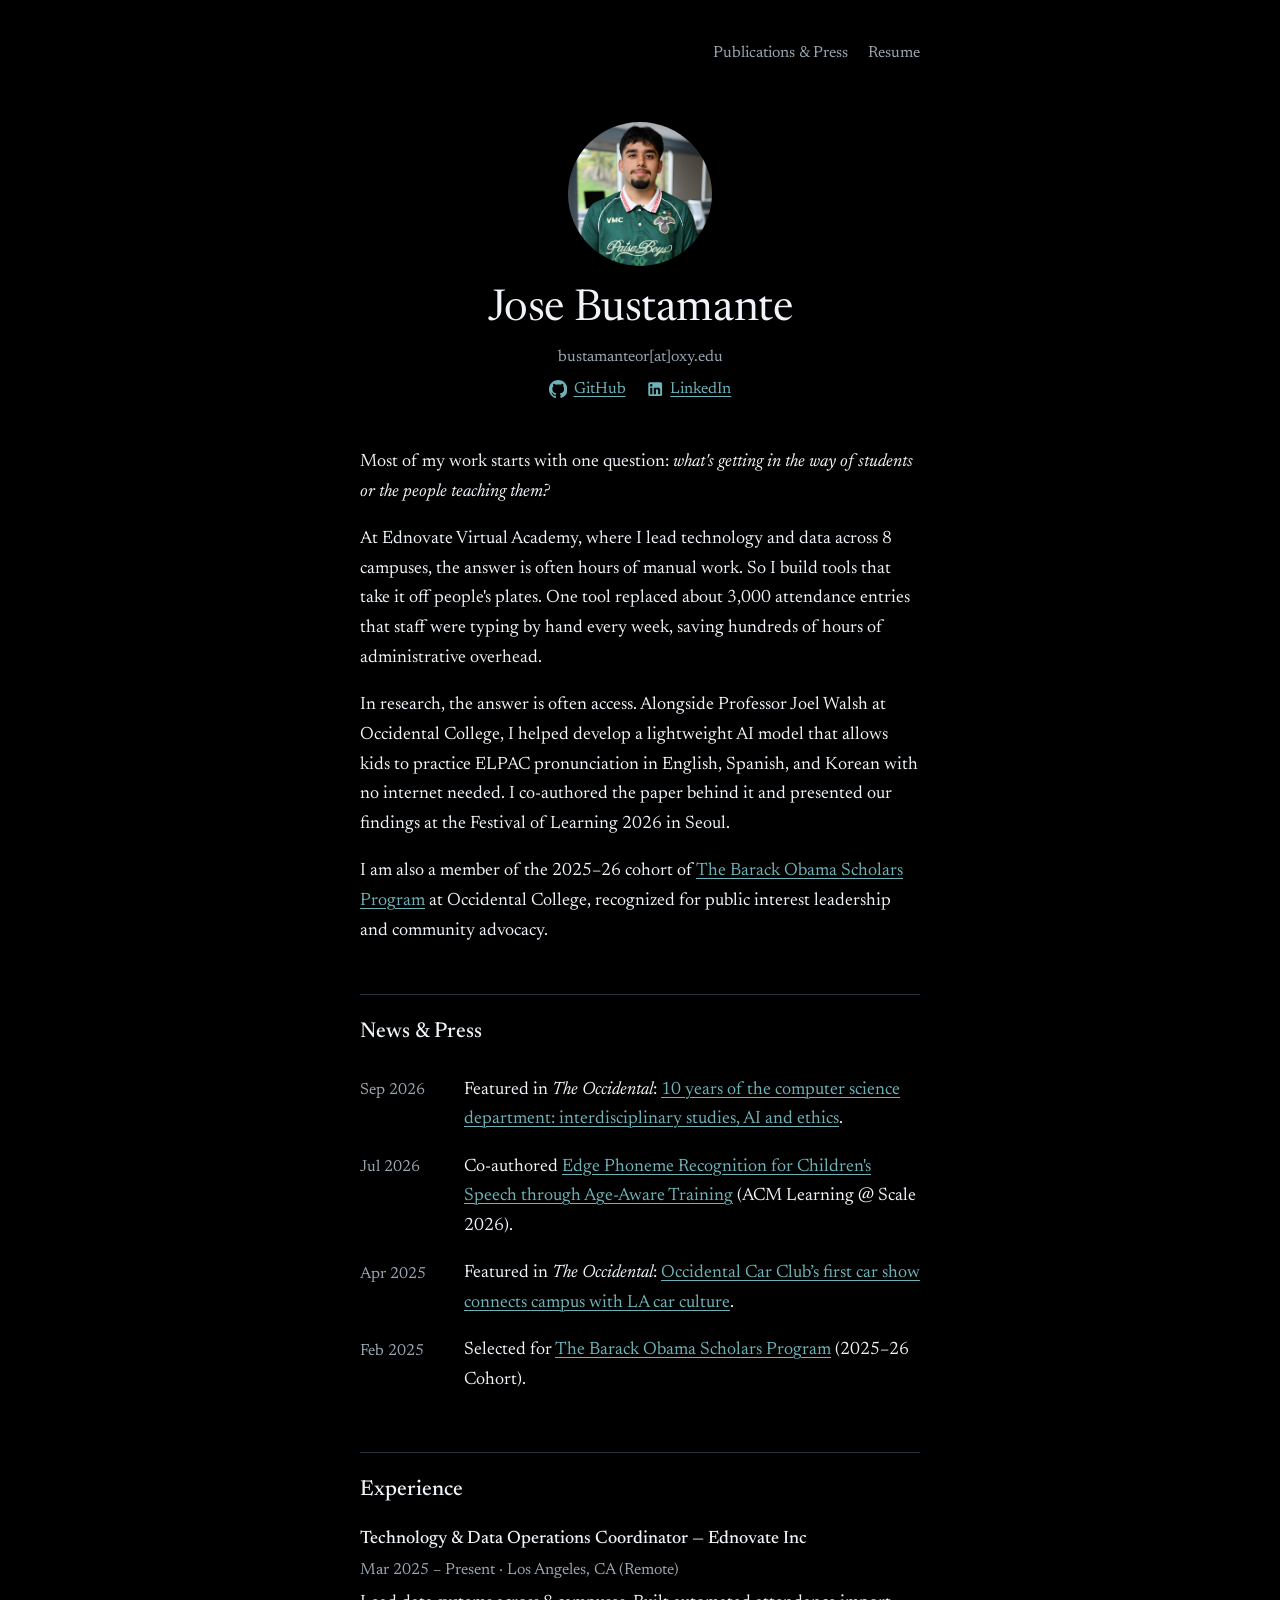
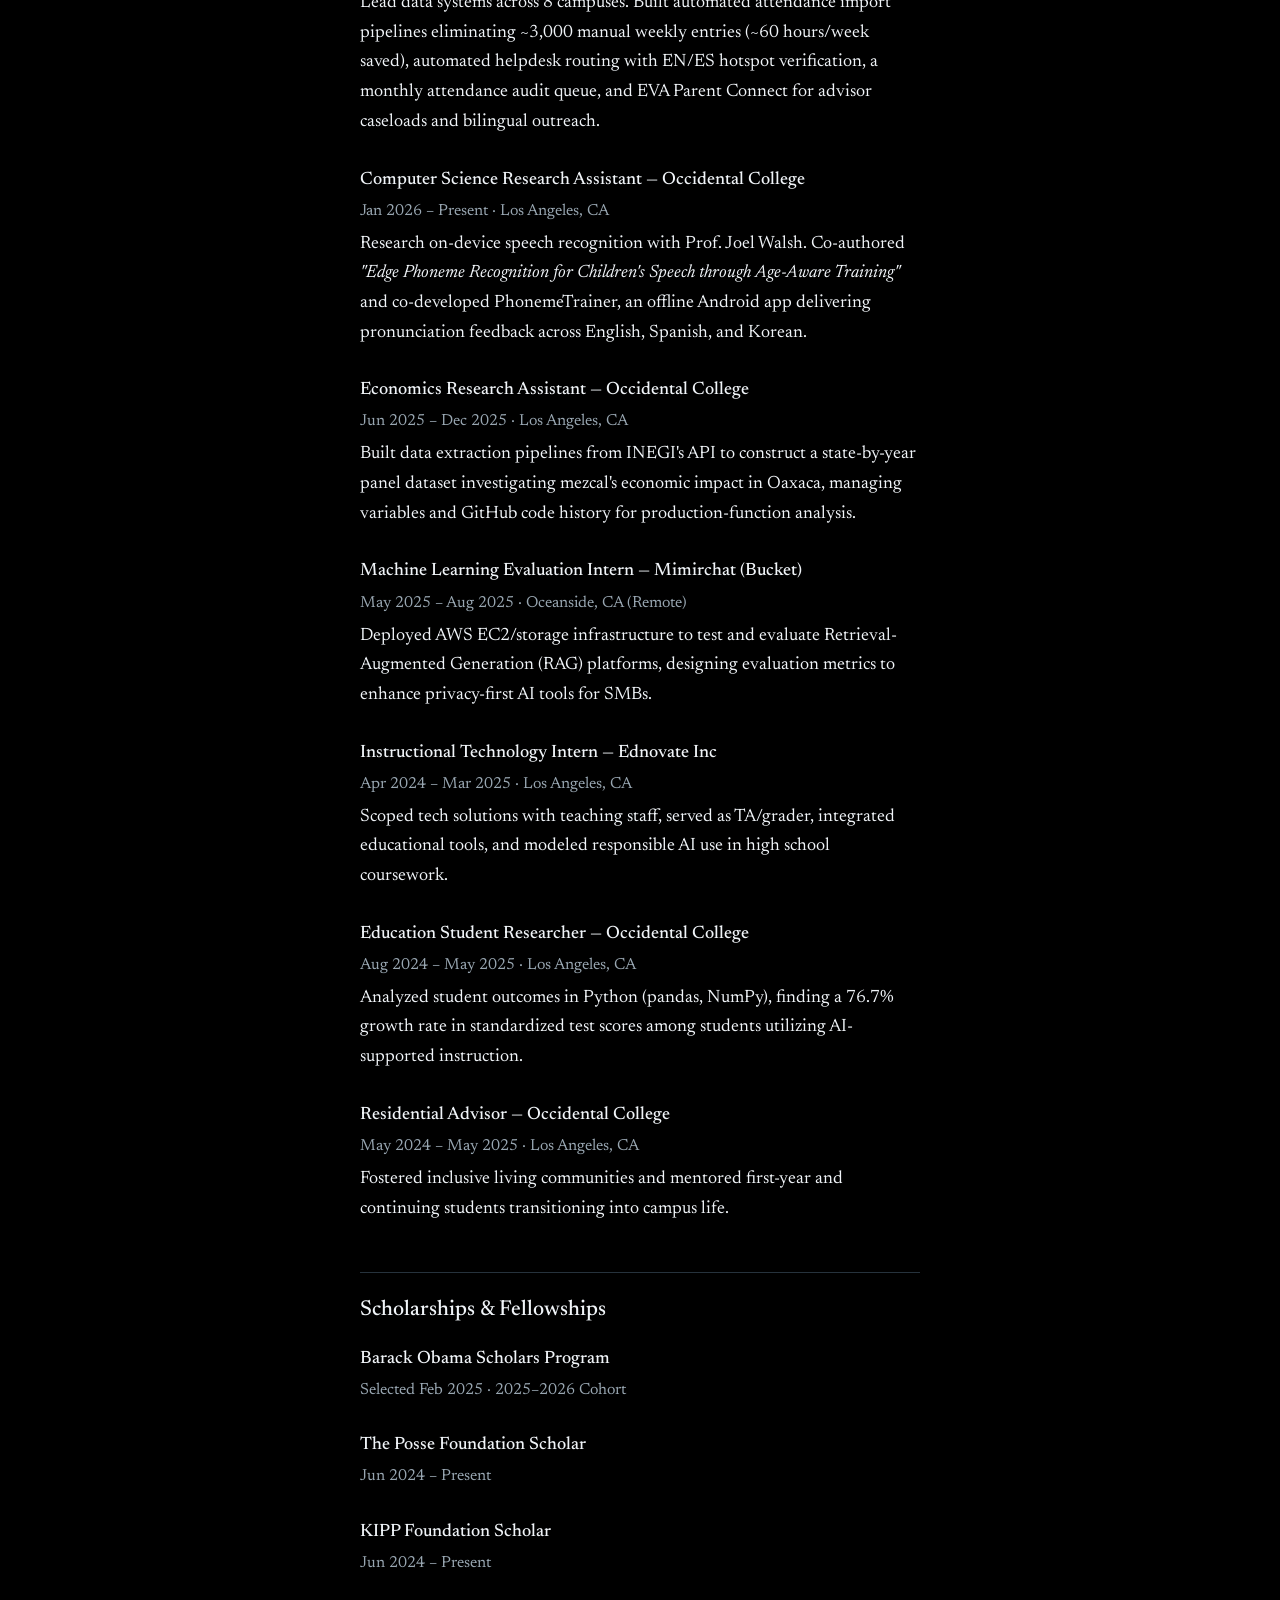
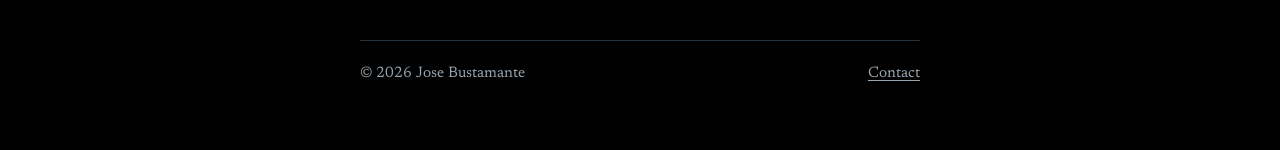
<file: index.html>
<!DOCTYPE html>
<html lang="en">
<head>
<meta charset="utf-8">
<meta name="viewport" content="width=device-width, initial-scale=1">
<link rel="preconnect" href="https://fonts.googleapis.com">
<link rel="preconnect" href="https://fonts.gstatic.com" crossorigin>
<link href="https://fonts.googleapis.com/css2?family=Newsreader:ital,opsz,wght@0,6..72,400;0,6..72,500;1,6..72,400&display=swap" rel="stylesheet">
<link rel="stylesheet" href="style.css">
<title>Jose Bustamante</title>
<meta name="description" content="Jose Bustamante: research on AI for multilingual learners, and data systems for schools.">
</head>
<body>
<div class="wrap">
  <nav>
    <a href="publications.html">Publications & Press</a>
    <a href="Bustamante_Jose_Resume.pdf">Resume</a>
  </nav>

  <header class="intro">
    <img class="portrait" src="images/headshot.jpg" alt="Photo of Jose Bustamante" width="144" height="144">
    <div>
      <h1>Jose Bustamante</h1>
      <p class="contact">bustamanteor[at]oxy.edu</p>
      <ul class="links">
        <li>
          <a href="https://github.com/deterry" target="_blank" rel="noopener">
            <svg class="icon" viewBox="0 0 24 24" aria-hidden="true"><path d="M12 0C5.37 0 0 5.37 0 12c0 5.31 3.435 9.795 8.205 11.385.6.105.825-.255.825-.57 0-.285-.015-1.23-.015-2.235-3.015.555-3.795-.735-4.035-1.41-.135-.345-.72-1.41-1.23-1.695-.42-.225-1.02-.78-.015-.795.945-.015 1.62.87 1.845 1.23 1.08 1.815 2.805 1.305 3.495.99.105-.78.42-1.305.765-1.605-2.67-.3-5.46-1.335-5.46-5.925 0-1.305.465-2.385 1.23-3.225-.12-.3-.54-1.53.12-3.18 0 0 1.005-.315 3.3 1.23.96-.27 1.98-.405 3-.405s2.04.135 3 .405c2.295-1.56 3.3-1.23 3.3-1.23.66 1.65.24 2.88.12 3.18.765.84 1.23 1.905 1.23 3.225 0 4.605-2.805 5.625-5.475 5.925.435.375.81 1.095.81 2.22 0 1.605-.015 2.895-.015 3.3 0 .315.225.69.825.57A12.02 12.02 0 0024 12c0-6.63-5.37-12-12-12z"/></svg>
            GitHub
          </a>
        </li>
        <li>
          <a href="https://www.linkedin.com/in/jose-bustamanteortiz/" target="_blank" rel="noopener">
            <svg class="icon" viewBox="0 0 24 24" aria-hidden="true"><path d="M19 3a2 2 0 0 1 2 2v14a2 2 0 0 1-2 2H5a2 2 0 0 1-2-2V5a2 2 0 0 1 2-2h14m-.5 15.5v-5.3a3.26 3.26 0 0 0-3.26-3.26c-.85 0-1.84.52-2.28 1.3v-1.11h-2.79v8.37h2.79v-4.93c0-.77.62-1.4 1.39-1.4a1.4 1.4 0 0 1 1.4 1.4v4.93h2.75M6.88 8.56a1.68 1.68 0 0 0 1.68-1.68c0-.93-.75-1.69-1.68-1.69a1.69 1.69 0 0 0-1.69 1.69c0 .93.76 1.68 1.69 1.68m1.39 9.94v-8.37H5.5v8.37h2.77z"/></svg>
            LinkedIn
          </a>
        </li>
      </ul>
    </div>
  </header>

  <main>
    <p>Most of my work starts with one question: <em>what's getting in the way of students or the people teaching them?</em></p>

    <p>At Ednovate Virtual Academy, where I lead technology and data across 8 campuses, the answer is often hours of manual work. So I build tools that take it off people's plates. One tool replaced about 3,000 attendance entries that staff were typing by hand every week, saving hundreds of hours of administrative overhead.</p>

    <p>In research, the answer is often access. Alongside Professor Joel Walsh at Occidental College, I helped develop a lightweight AI model that allows kids to practice ELPAC pronunciation in English, Spanish, and Korean with no internet needed. I co-authored the paper behind it and presented our findings at the Festival of Learning 2026 in Seoul.</p>

    <p>I am also a member of the 2025–26 cohort of <a href="https://obamascholars.oxy.edu/program/scholars/meet-2025-26-cohort" target="_blank" rel="noopener">The Barack Obama Scholars Program</a> at Occidental College, recognized for public interest leadership and community advocacy.</p>

    <h2>News & Press</h2>
    <ul class="news">
      <li>
        <time datetime="2026-09">Sep 2026</time>
        <span>Featured in <em>The Occidental</em>: <a href="https://www.theoccidentalnews.com/features/2026/09/30/10-years-of-the-computer-science-department-interdisciplinary-studies-ai-and-ethics/2918509" target="_blank" rel="noopener">10 years of the computer science department: interdisciplinary studies, AI and ethics</a>.</span>
      </li>
      <li>
        <time datetime="2026-07">Jul 2026</time>
        <span>Co-authored <a href="https://arxiv.org/pdf/2608.10206" target="_blank" rel="noopener">Edge Phoneme Recognition for Children's Speech through Age-Aware Training</a> (ACM Learning @ Scale 2026).</span>
      </li>
      <li>
        <time datetime="2025-04">Apr 2025</time>
        <span>Featured in <em>The Occidental</em>: <a href="https://www.theoccidentalnews.com/uncategorized/2025/04/09/occidental-car-clubs-first-car-show-connects-campus-with-la-car-culture/2915098" target="_blank" rel="noopener">Occidental Car Club’s first car show connects campus with LA car culture</a>.</span>
      </li>
      <li>
        <time datetime="2025-02">Feb 2025</time>
        <span>Selected for <a href="https://obamascholars.oxy.edu/program/scholars/meet-2025-26-cohort" target="_blank" rel="noopener">The Barack Obama Scholars Program</a> (2025–26 Cohort).</span>
      </li>
    </ul>

    <h2>Experience</h2>
    <ul class="pubs">
      <li>
        <div class="pub-title">Technology & Data Operations Coordinator — Ednovate Inc</div>
        <div class="pub-meta">Mar 2025 – Present · Los Angeles, CA (Remote)</div>
        <p>Lead data systems across 8 campuses. Built automated attendance import pipelines eliminating ~3,000 manual weekly entries (~60 hours/week saved), automated helpdesk routing with EN/ES hotspot verification, a monthly attendance audit queue, and EVA Parent Connect for advisor caseloads and bilingual outreach.</p>
      </li>

      <li>
        <div class="pub-title">Computer Science Research Assistant — Occidental College</div>
        <div class="pub-meta">Jan 2026 – Present · Los Angeles, CA</div>
        <p>Research on-device speech recognition with Prof. Joel Walsh. Co-authored <em>"Edge Phoneme Recognition for Children's Speech through Age-Aware Training"</em> and co-developed PhonemeTrainer, an offline Android app delivering pronunciation feedback across English, Spanish, and Korean.</p>
      </li>

      <li>
        <div class="pub-title">Economics Research Assistant — Occidental College</div>
        <div class="pub-meta">Jun 2025 – Dec 2025 · Los Angeles, CA</div>
        <p>Built data extraction pipelines from INEGI's API to construct a state-by-year panel dataset investigating mezcal's economic impact in Oaxaca, managing variables and GitHub code history for production-function analysis.</p>
      </li>

      <li>
        <div class="pub-title">Machine Learning Evaluation Intern — Mimirchat (Bucket)</div>
        <div class="pub-meta">May 2025 – Aug 2025 · Oceanside, CA (Remote)</div>
        <p>Deployed AWS EC2/storage infrastructure to test and evaluate Retrieval-Augmented Generation (RAG) platforms, designing evaluation metrics to enhance privacy-first AI tools for SMBs.</p>
      </li>

      <li>
        <div class="pub-title">Instructional Technology Intern — Ednovate Inc</div>
        <div class="pub-meta">Apr 2024 – Mar 2025 · Los Angeles, CA</div>
        <p>Scoped tech solutions with teaching staff, served as TA/grader, integrated educational tools, and modeled responsible AI use in high school coursework.</p>
      </li>

      <li>
        <div class="pub-title">Education Student Researcher — Occidental College</div>
        <div class="pub-meta">Aug 2024 – May 2025 · Los Angeles, CA</div>
        <p>Analyzed student outcomes in Python (pandas, NumPy), finding a 76.7% growth rate in standardized test scores among students utilizing AI-supported instruction.</p>
      </li>

      <li>
        <div class="pub-title">Residential Advisor — Occidental College</div>
        <div class="pub-meta">May 2024 – May 2025 · Los Angeles, CA</div>
        <p>Fostered inclusive living communities and mentored first-year and continuing students transitioning into campus life.</p>
      </li>
    </ul>

    <h2>Scholarships & Fellowships</h2>
    <ul class="pubs">
      <li>
        <div class="pub-title">Barack Obama Scholars Program</div>
        <div class="pub-meta">Selected Feb 2025 · 2025–2026 Cohort</div>
      </li>
      <li>
        <div class="pub-title">The Posse Foundation Scholar</div>
        <div class="pub-meta">Jun 2024 – Present</div>
      </li>
      <li>
        <div class="pub-title">KIPP Foundation Scholar</div>
        <div class="pub-meta">Jun 2024 – Present</div>
      </li>
    </ul>
  </main>

  <footer>
    <span>&copy; 2026 Jose Bustamante</span>
    <a href="mailto:bustamanteor@oxy.edu">Contact</a>
  </footer>
</div>
</body>
</html>
</file>
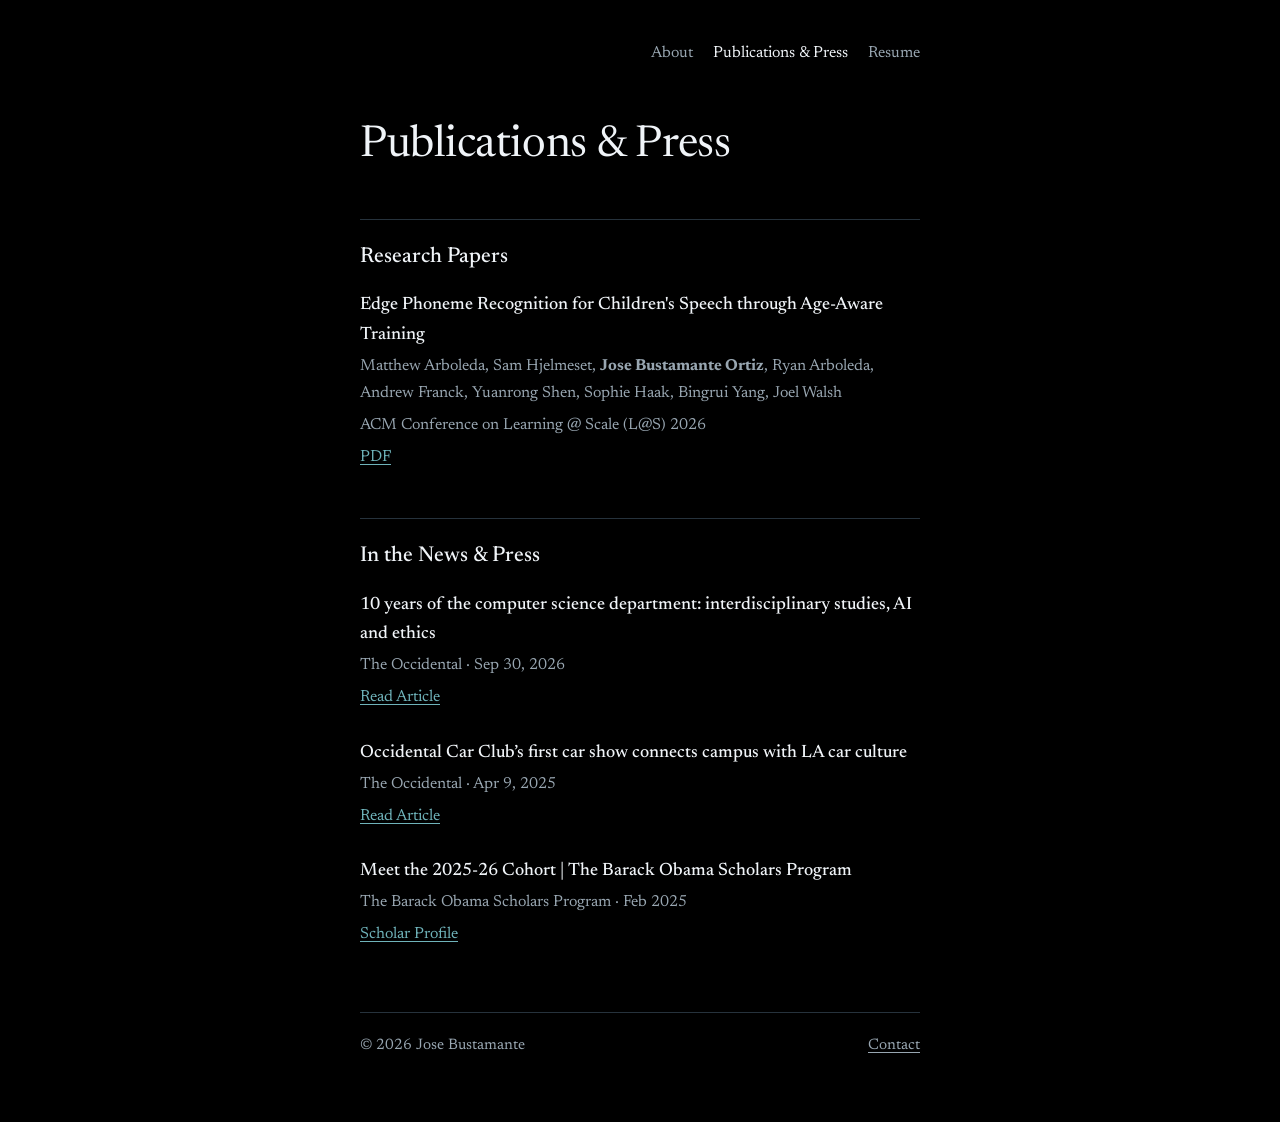
<file: publications.html>
<!DOCTYPE html>
<html lang="en">
<head>
<meta charset="utf-8">
<meta name="viewport" content="width=device-width, initial-scale=1">
<link rel="preconnect" href="https://fonts.googleapis.com">
<link rel="preconnect" href="https://fonts.gstatic.com" crossorigin>
<link href="https://fonts.googleapis.com/css2?family=Newsreader:ital,opsz,wght@0,6..72,400;0,6..72,500;1,6..72,400&display=swap" rel="stylesheet">
<link rel="stylesheet" href="style.css">
<title>Publications & Press | Jose Bustamante</title>
</head>
<body>
<div class="wrap">
  <nav>
    <a href="index.html">About</a>
    <a href="publications.html" aria-current="page">Publications & Press</a>
    <a href="Bustamante_Jose_Resume.pdf">Resume</a>
  </nav>

  <h1>Publications & Press</h1>

  <h2>Research Papers</h2>
  <ul class="pubs">
    <li>
      <div class="pub-title">Edge Phoneme Recognition for Children's Speech through Age-Aware Training</div>
      <div class="pub-meta">Matthew Arboleda, Sam Hjelmeset, <strong>Jose Bustamante Ortiz</strong>, Ryan Arboleda, Andrew Franck, Yuanrong Shen, Sophie Haak, Bingrui Yang, Joel Walsh</div>
      <div class="pub-meta">ACM Conference on Learning @ Scale (L@S) 2026</div>
      <div class="pub-links"><a href="https://arxiv.org/pdf/2608.10206" target="_blank" rel="noopener">PDF</a></div>
    </li>
  </ul>

  <h2>In the News & Press</h2>
  <ul class="pubs">
    <li>
      <div class="pub-title">10 years of the computer science department: interdisciplinary studies, AI and ethics</div>
      <div class="pub-meta">The Occidental · Sep 30, 2026</div>
      <div class="pub-links"><a href="https://www.theoccidentalnews.com/features/2026/09/30/10-years-of-the-computer-science-department-interdisciplinary-studies-ai-and-ethics/2918509" target="_blank" rel="noopener">Read Article</a></div>
    </li>
    <li>
      <div class="pub-title">Occidental Car Club’s first car show connects campus with LA car culture</div>
      <div class="pub-meta">The Occidental · Apr 9, 2025</div>
      <div class="pub-links"><a href="https://www.theoccidentalnews.com/uncategorized/2025/04/09/occidental-car-clubs-first-car-show-connects-campus-with-la-car-culture/2915098" target="_blank" rel="noopener">Read Article</a></div>
    </li>
    <li>
      <div class="pub-title">Meet the 2025-26 Cohort | The Barack Obama Scholars Program</div>
      <div class="pub-meta">The Barack Obama Scholars Program · Feb 2025</div>
      <div class="pub-links"><a href="https://obamascholars.oxy.edu/program/scholars/meet-2025-26-cohort" target="_blank" rel="noopener">Scholar Profile</a></div>
    </li>
  </ul>

  <footer>
    <span>&copy; 2026 Jose Bustamante</span>
    <a href="mailto:bustamanteor@oxy.edu">Contact</a>
  </footer>
</div>
</body>
</html>
</file>
<file: style.css>
:root {
  --bg: #000000;
  --ink: #F0F4F8;
  --muted: #98A6B1;
  --rule: #26323C;
  --accent: #6FB3BA;
  --measure: 38rem;
}

* { box-sizing: border-box; }
html { -webkit-text-size-adjust: 100%; }

body {
  margin: 0;
  background: var(--bg);
  color: var(--ink);
  font-family: "Newsreader", Georgia, "Times New Roman", serif;
  font-size: 1.125rem;
  line-height: 1.65;
  font-optical-sizing: auto;
}

.wrap {
  max-width: var(--measure);
  margin: 0 auto;
  padding: 2.5rem 1.5rem 4rem;
}

/* Navigation */
nav {
  display: flex;
  justify-content: flex-end;
  gap: 1.25rem;
  font-size: 1rem;
  margin-bottom: 3.5rem;
}
nav a { color: var(--muted); text-decoration: none; }
nav a:hover, nav a[aria-current="page"] { color: var(--ink); }

/* Links */
a {
  color: var(--accent);
  text-decoration-thickness: 1px;
  text-underline-offset: .18em;
}
a:hover { text-decoration-thickness: 2px; }
a:focus-visible {
  outline: 2px solid var(--accent);
  outline-offset: 3px;
  border-radius: 2px;
}

/* Headings & Structure */
h1 {
  font-weight: 400;
  font-size: 2.75rem;
  line-height: 1.1;
  letter-spacing: -.01em;
  margin: 0 0 .6rem;
}
.contact { color: var(--muted); font-size: 1rem; margin: 0 0 .35rem; }
.links {
  display: flex;
  flex-wrap: wrap;
  gap: 1.25rem;
  font-size: 1rem;
  margin: 0 0 2.5rem;
  padding: 0;
  list-style: none;
}
.links a {
  display: inline-flex;
  align-items: center;
  gap: 0.4rem;
}
.links .icon {
  width: 1.15rem;
  height: 1.15rem;
  fill: currentColor;
  flex-shrink: 0;
}

p { margin: 0 0 1.1rem; }
h2 {
  font-weight: 500;
  font-size: 1.35rem;
  margin: 3rem 0 1rem;
  padding-top: 1.25rem;
  border-top: 1px solid var(--rule);
}

/* Centered Header & Headshot */
.intro {
  display: flex;
  flex-direction: column;
  align-items: center;
  text-align: center;
  gap: 1.25rem;
  margin-bottom: 2.5rem;
}
.intro .links {
  justify-content: center;
  margin-bottom: 0;
}
.portrait {
  width: 9rem;
  height: 9rem;
  object-fit: cover;
  border-radius: 50%;
  flex-shrink: 0;
}

/* Lists */
.news { list-style: none; margin: 0; padding: 0; }
.news li { display: grid; grid-template-columns: 5.5rem 1fr; gap: 1rem; padding: .55rem 0; }
.news time { color: var(--muted); font-size: 1rem; font-variant-numeric: tabular-nums; padding-top: .1rem; }

.pubs { list-style: none; margin: 0; padding: 0; }
.pubs li { margin: 0 0 1.75rem; }
.pub-title { font-weight: 500; }
.pub-meta { color: var(--muted); font-size: 1rem; margin: .15rem 0 .35rem; }
.pub-links { display: flex; gap: 1rem; font-size: 1rem; }

/* Footer */
footer {
  margin-top: 4rem;
  padding-top: 1.25rem;
  border-top: 1px solid var(--rule);
  color: var(--muted);
  font-size: .95rem;
  display: flex;
  justify-content: space-between;
  gap: 1rem;
  flex-wrap: wrap;
}
footer a { color: var(--muted); }

/* Mobile Responsive */
@media (max-width: 520px) {
  body { font-size: 1.0625rem; }
  h1 { font-size: 2.25rem; }
  nav { margin-bottom: 2.5rem; }
  .news li { grid-template-columns: 1fr; gap: 0; }
  .intro { flex-direction: column; align-items: center; gap: 1.25rem; }
}
</file>
